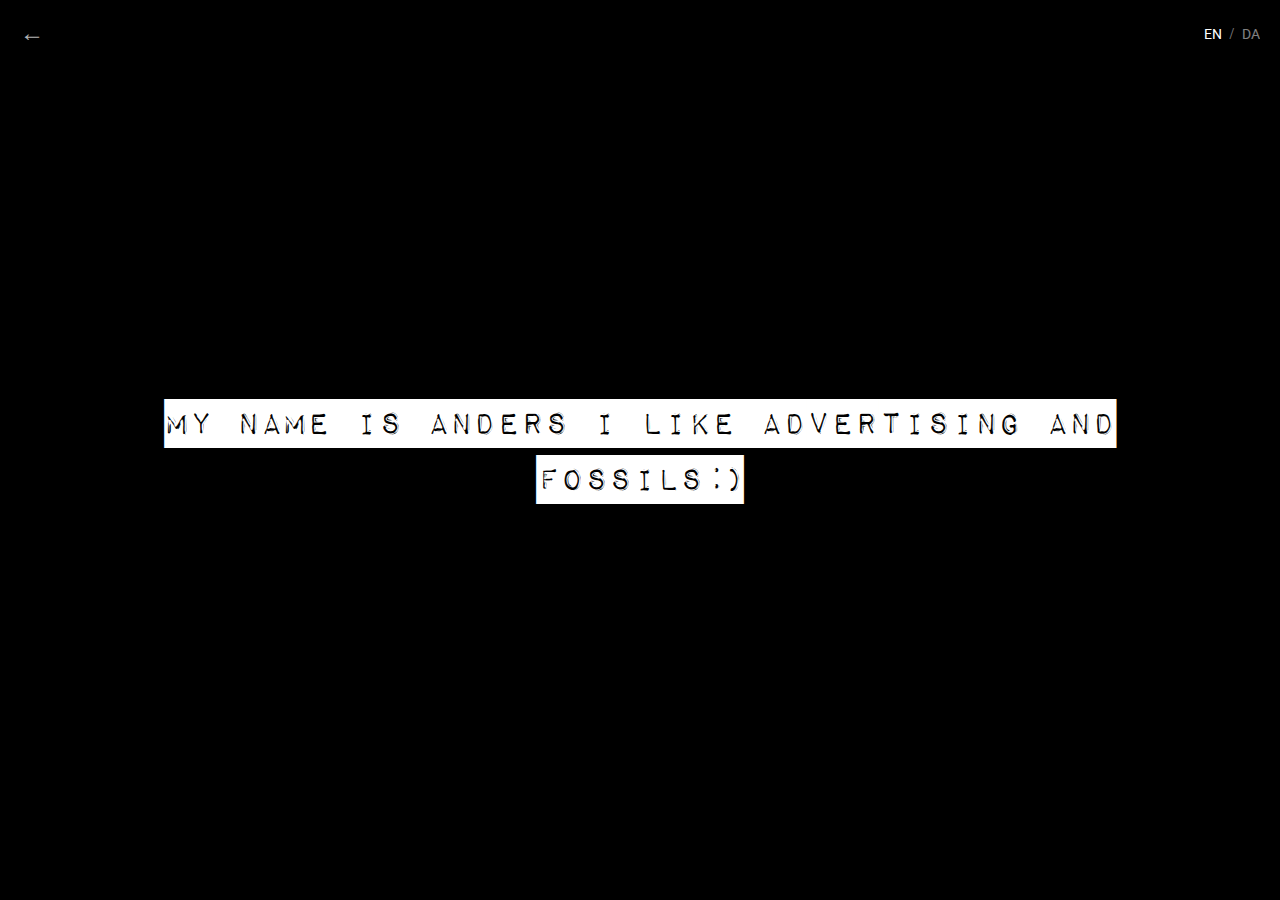
<file: about.html>
<!DOCTYPE html>
<html lang="en">

<head>
    <meta charset="UTF-8">
    <meta name="viewport" content="width=device-width, initial-scale=1.0">
    <title>About</title>
    <link rel="icon" href="assets/img/fly.webp?v=1" type="image/webp">
    <link rel="stylesheet" href="styles.css">
</head>

<body class="about-page">
    <header>
        <a href="index.html" class="back-arrow">←</a>
        <div class="language-switch">
            <button class="lang-btn active" data-lang="en">EN</button>
            <span class="lang-divider">/</span>
            <button class="lang-btn" data-lang="da">DA</button>
        </div>
    </header>
    <div class="about-center-content">
        <p class="about-bio" data-en-text="my name is anders i like advertising and fossils:)" data-da-text="mit navn er anders jeg holder af reklame og fossiler:)">my name is anders i like advertising and fossils:)</p>
    </div>
    <script>
        // Language functionality
        let currentLanguage = localStorage.getItem('language') || 'en';
        
        function setLanguage(lang) {
            currentLanguage = lang;
            localStorage.setItem('language', lang);
            
            const langButtons = document.querySelectorAll('.lang-btn');
            const bioParagraph = document.querySelector('.about-bio');
            
            langButtons.forEach(btn => {
                btn.classList.remove('active');
                if (btn.dataset.lang === lang) {
                    btn.classList.add('active');
                }
            });
            
            // Update bio text
            if (bioParagraph) {
                const dataAttr = lang === 'en' ? 'data-en-text' : 'data-da-text';
                bioParagraph.textContent = bioParagraph.getAttribute(dataAttr);
            }
        }
        
        document.addEventListener('DOMContentLoaded', function() {
            const langButtons = document.querySelectorAll('.lang-btn');
            langButtons.forEach(btn => {
                btn.addEventListener('click', function(e) {
                    e.preventDefault();
                    setLanguage(this.dataset.lang);
                });
            });
            
            setLanguage(currentLanguage);
        });
    </script>
</body>

</html>
</file>
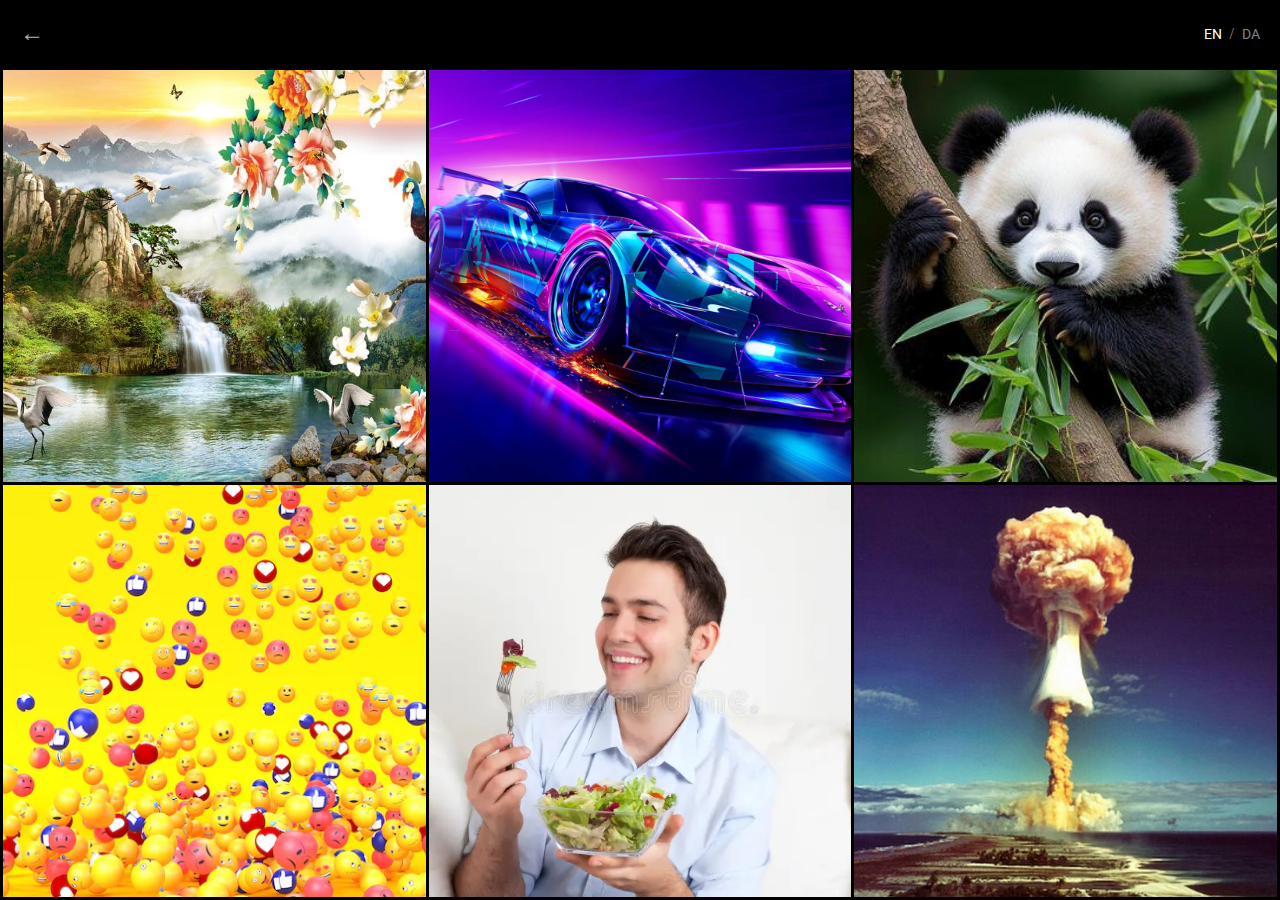
<file: work.html>
<!DOCTYPE html>
<html lang="en">

<head>
    <meta charset="UTF-8">
    <meta name="viewport" content="width=device-width, initial-scale=1.0">
    <title>Work</title>
    <link rel="icon" href="assets/img/fly.webp?v=1" type="image/webp">
    <link rel="stylesheet" href="styles.css">
</head>

<body class="work-page">
    <header>
        <a href="index.html" class="back-arrow">←</a>
        <h1>Anders Sveidahl</h1>
        <div class="language-switch">
            <button class="lang-btn active" data-lang="en">EN</button>
            <span class="lang-divider">/</span>
            <button class="lang-btn" data-lang="da">DA</button>
        </div>
    </header>
    <div class="subpage-container">
        <div class="work-content">
            <div class="image-grid">
                <a href="work1.html" class="image-container" style="background-image: url('assets/img/img_1.jpg');">
                    <span class="work-label">Work 1</span>
                </a>
                <a href="work2.html" class="image-container" style="background-image: url('assets/img/img_2.jpg');">
                    <span class="work-label">Work 2</span>
                </a>
                <a href="work3.html" class="image-container" style="background-image: url('assets/img/img_3.jpeg');">
                    <span class="work-label">Work 3</span>
                </a>
                <a href="work4.html" class="image-container" style="background-image: url('assets/img/img_4.avif');">
                    <span class="work-label">Work 4</span>
                </a>
                <a href="work5.html" class="image-container" style="background-image: url('assets/img/img_5.webp');">
                    <span class="work-label">Work 5</span>
                </a>
                <a href="work6.html" class="image-container" style="background-image: url('assets/img/img_6.jpg');">
                    <span class="work-label">Work 6</span>
                </a>
            </div>
        </div>
    </div>
    <script>
        // Language functionality
        let currentLanguage = localStorage.getItem('language') || 'en';
        
        function setLanguage(lang) {
            currentLanguage = lang;
            localStorage.setItem('language', lang);
            
            const langButtons = document.querySelectorAll('.lang-btn');
            langButtons.forEach(btn => {
                btn.classList.remove('active');
                if (btn.dataset.lang === lang) {
                    btn.classList.add('active');
                }
            });
        }
        
        document.addEventListener('DOMContentLoaded', function() {
            const langButtons = document.querySelectorAll('.lang-btn');
            langButtons.forEach(btn => {
                btn.addEventListener('click', function(e) {
                    e.preventDefault();
                    setLanguage(this.dataset.lang);
                });
            });
            
            setLanguage(currentLanguage);
        });
    </script>
</body>

</html>
</file>
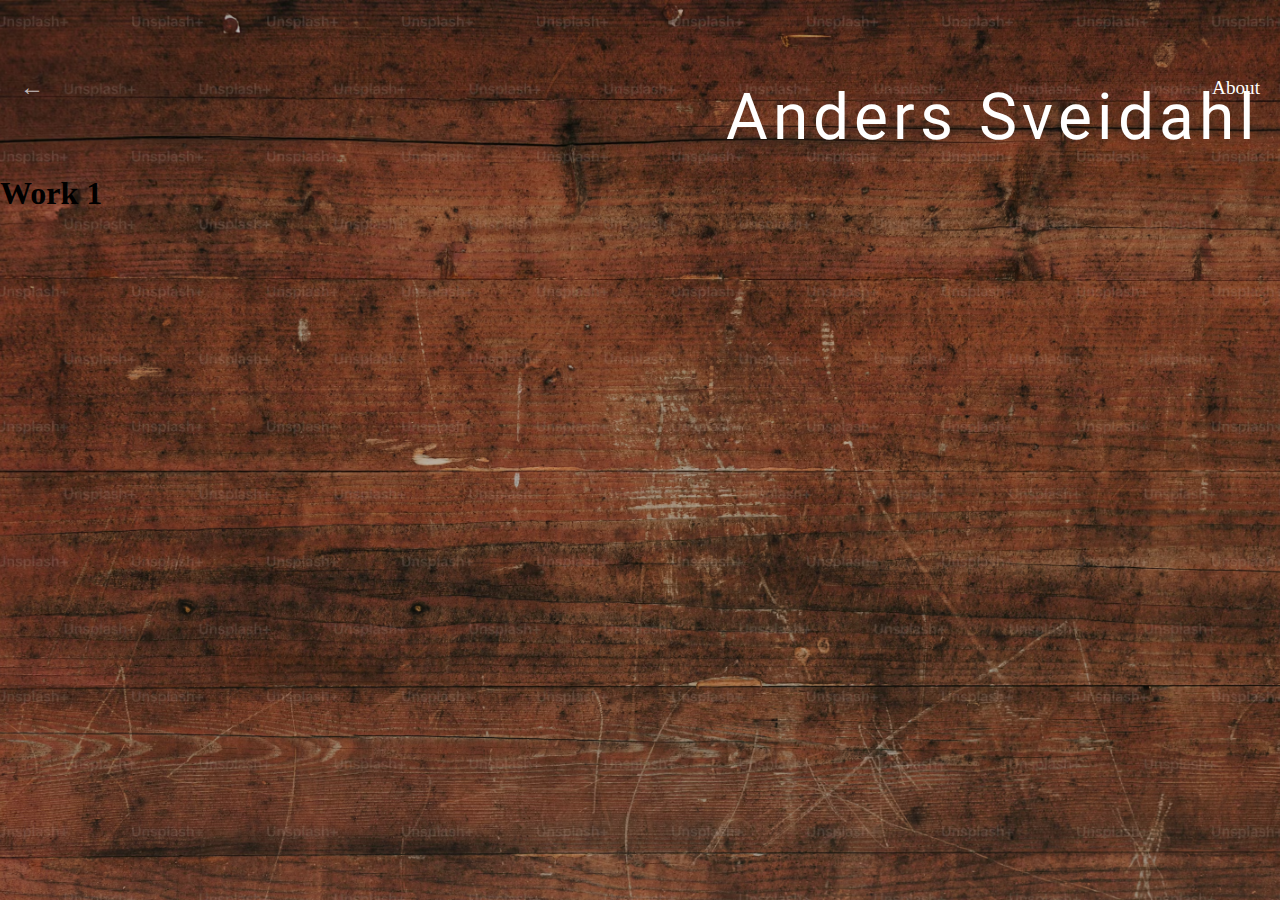
<file: work1.html>
<!DOCTYPE html>
<html lang="en">

<head>
    <meta charset="UTF-8">
    <meta name="viewport" content="width=device-width, initial-scale=1.0">
    <title>Work 1</title>
    <link rel="stylesheet" href="styles.css">
</head>

<body class="work-detail-page">
    <header>
        <a href="work.html" class="back-arrow">←</a>
        <h1>Anders Sveidahl</h1>
        <a href="about.html" class="about-link">About</a>
    </header>
    <div class="subpage-container">
        <div class="work-detail-content">
            <h1>Work 1</h1>
        </div>
    </div>
</body>

</html>
</file>
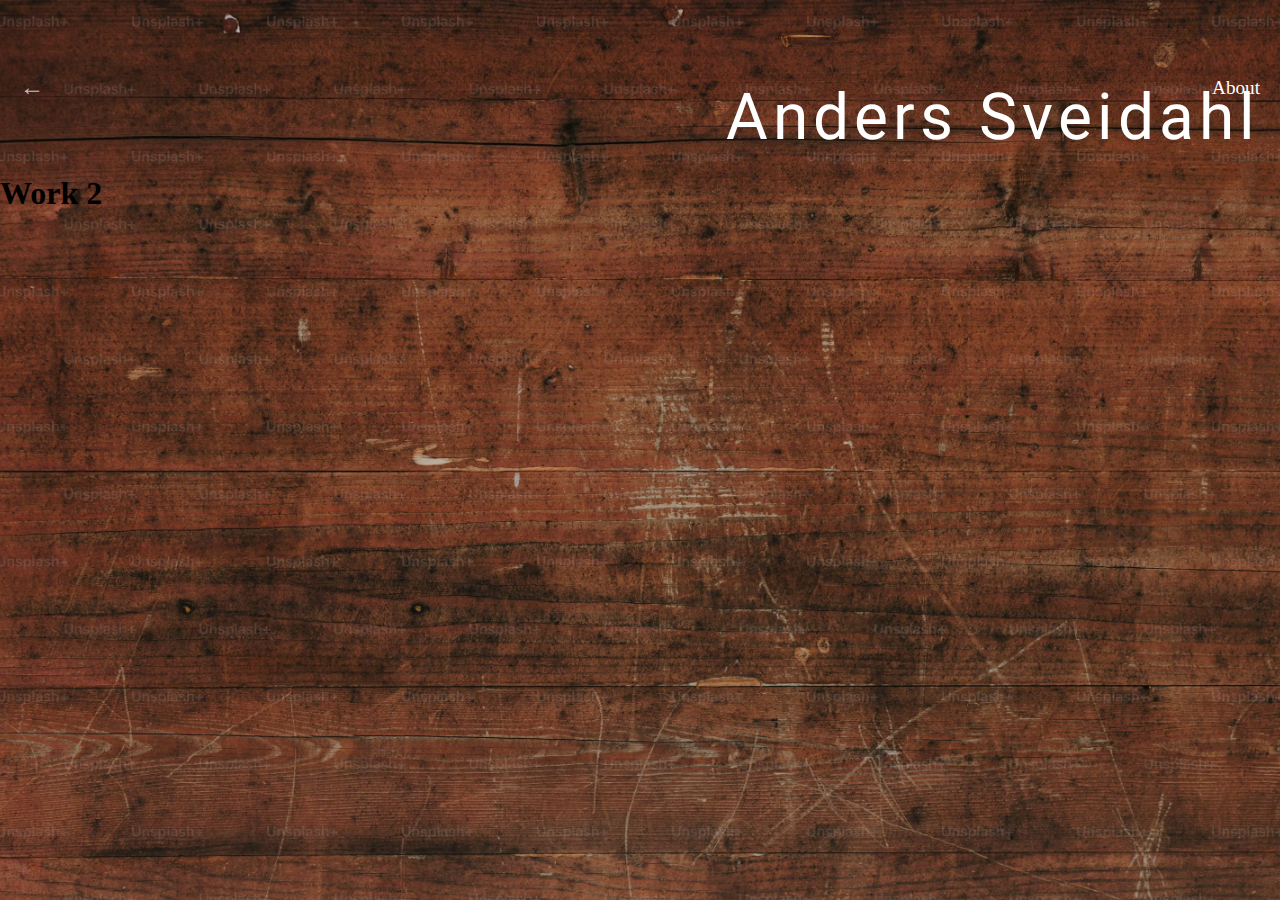
<file: work2.html>
<!DOCTYPE html>
<html lang="en">

<head>
    <meta charset="UTF-8">
    <meta name="viewport" content="width=device-width, initial-scale=1.0">
    <title>Work 2</title>
    <link rel="stylesheet" href="styles.css">
</head>

<body class="work-detail-page">
    <header>
        <a href="work.html" class="back-arrow">←</a>
        <h1>Anders Sveidahl</h1>
        <a href="about.html" class="about-link">About</a>
    </header>
    <div class="subpage-container">
        <div class="work-detail-content">
            <h1>Work 2</h1>
        </div>
    </div>
</body>

</html>
</file>
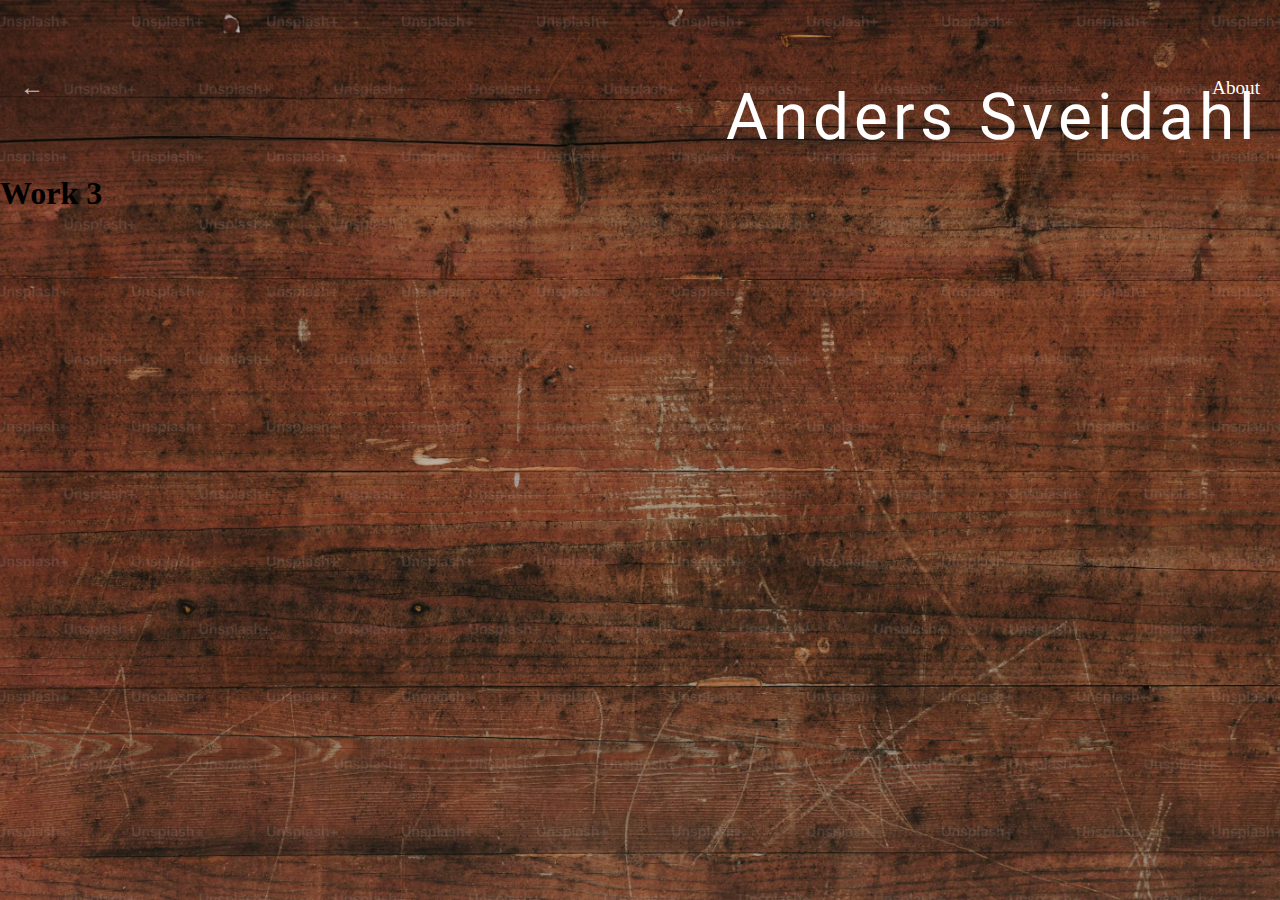
<file: work3.html>
<!DOCTYPE html>
<html lang="en">

<head>
    <meta charset="UTF-8">
    <meta name="viewport" content="width=device-width, initial-scale=1.0">
    <title>Work 3</title>
    <link rel="stylesheet" href="styles.css">
</head>

<body class="work-detail-page">
    <header>
        <a href="work.html" class="back-arrow">←</a>
        <h1>Anders Sveidahl</h1>
        <a href="about.html" class="about-link">About</a>
    </header>
    <div class="subpage-container">
        <div class="work-detail-content">
            <h1>Work 3</h1>
        </div>
    </div>
</body>

</html>
</file>
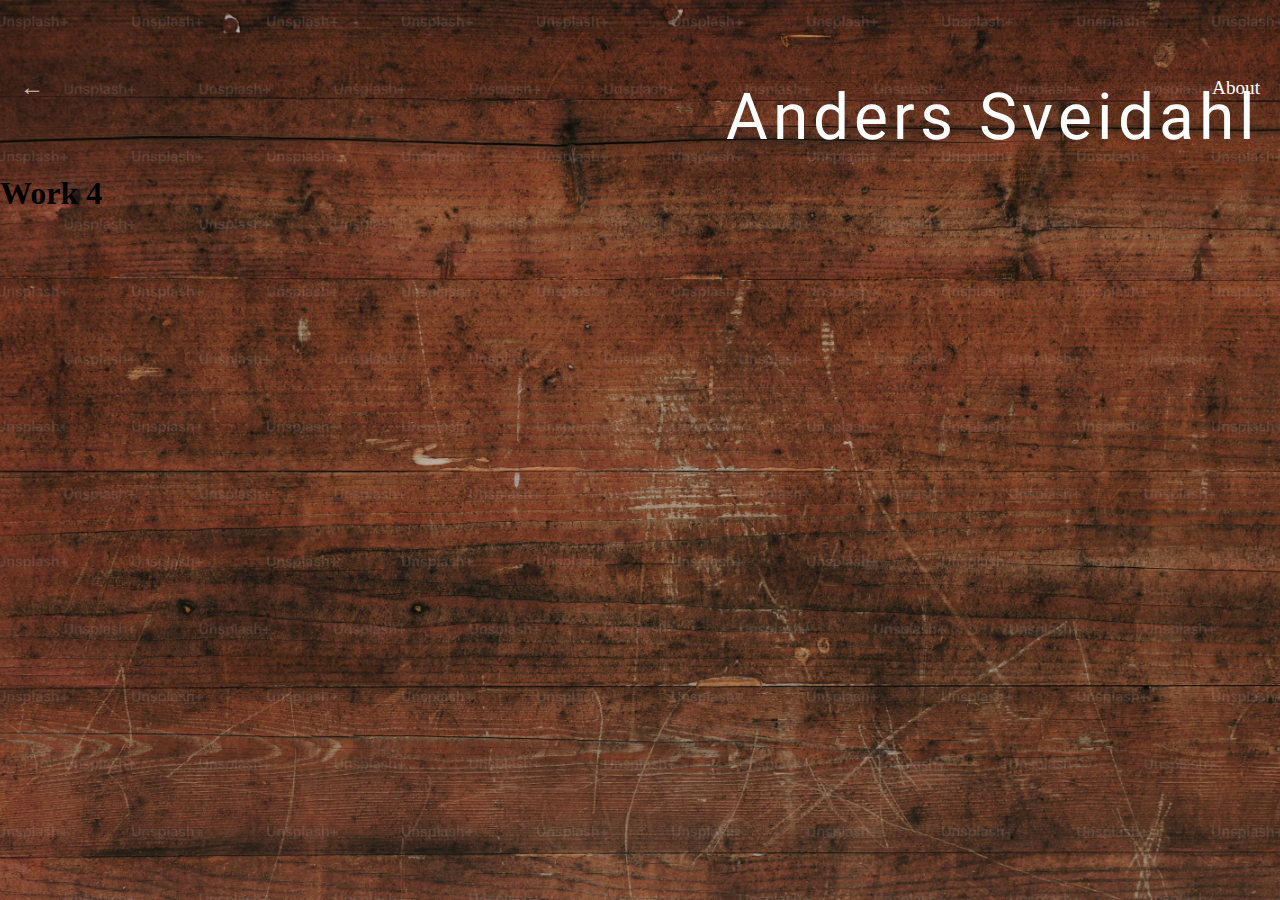
<file: work4.html>
<!DOCTYPE html>
<html lang="en">

<head>
    <meta charset="UTF-8">
    <meta name="viewport" content="width=device-width, initial-scale=1.0">
    <title>Work 4</title>
    <link rel="stylesheet" href="styles.css">
</head>

<body class="work-detail-page">
    <header>
        <a href="work.html" class="back-arrow">←</a>
        <h1>Anders Sveidahl</h1>
        <a href="about.html" class="about-link">About</a>
    </header>
    <div class="subpage-container">
        <div class="work-detail-content">
            <h1>Work 4</h1>
        </div>
    </div>
</body>

</html>
</file>
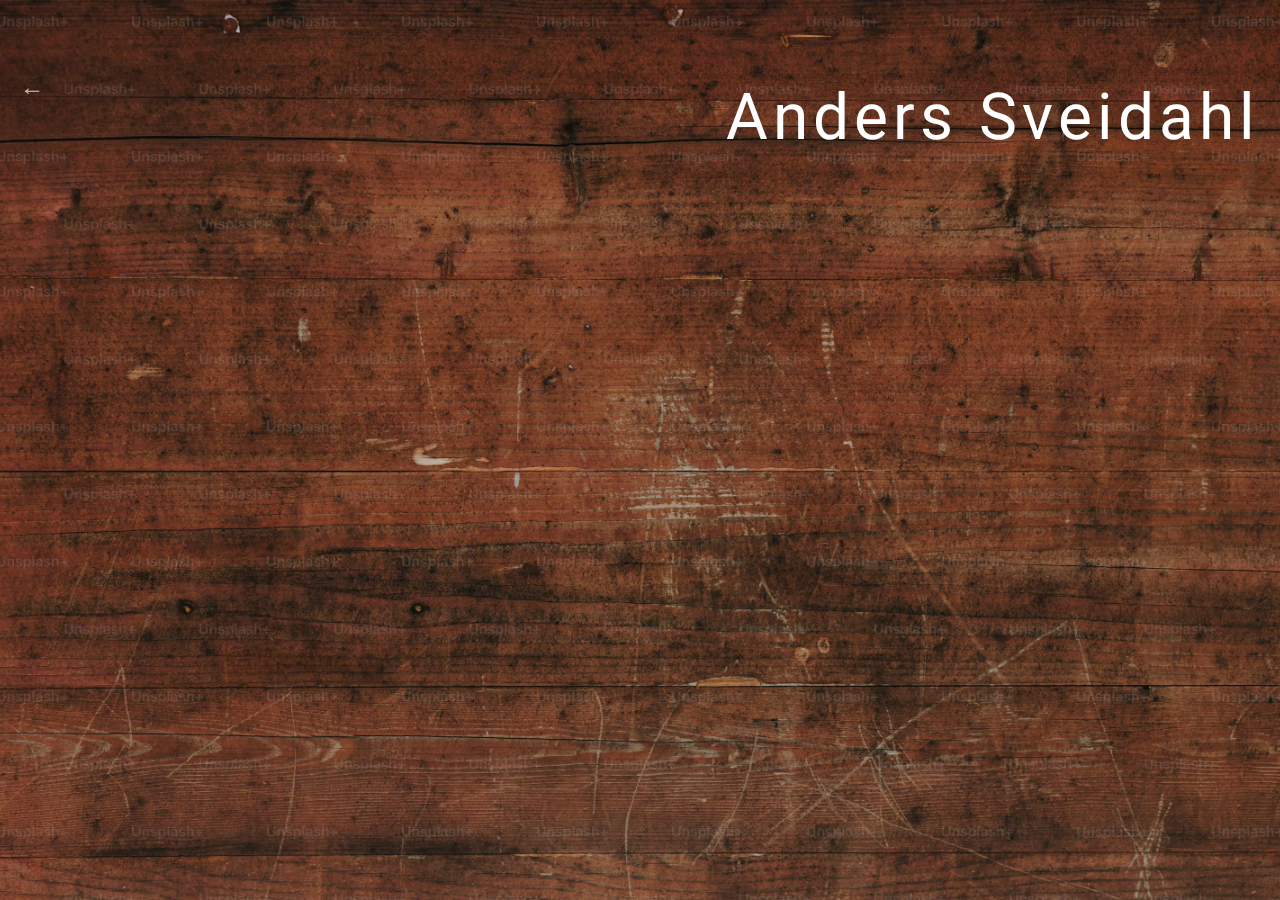
<file: work5.html>
<!DOCTYPE html>
<html lang="en">

<head>
    <meta charset="UTF-8">
    <meta name="viewport" content="width=device-width, initial-scale=1.0">
    <title>Work 5</title>
    <link rel="stylesheet" href="styles.css">
</head>

<body class="work-detail-page">
    <header>
        <a href="work.html" class="back-arrow">←</a>
        <h1>Anders Sveidahl</h1>
    </header>
</body>

</html>
</file>
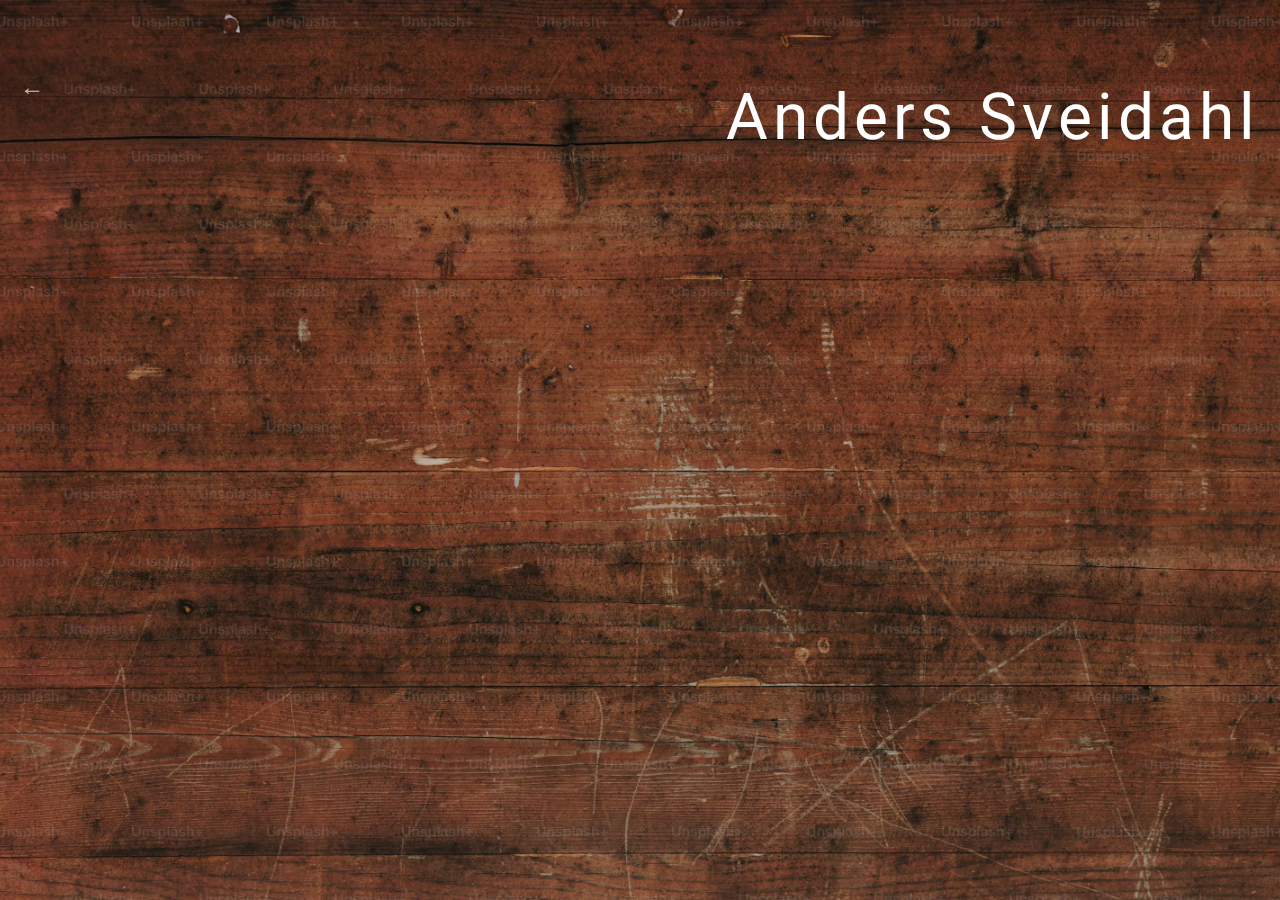
<file: work6.html>
<!DOCTYPE html>
<html lang="en">

<head>
    <meta charset="UTF-8">
    <meta name="viewport" content="width=device-width, initial-scale=1.0">
    <title>Work 6</title>
    <link rel="stylesheet" href="styles.css">
</head>

<body class="work-detail-page">
    <header>
        <a href="work.html" class="back-arrow">←</a>
        <h1>Anders Sveidahl</h1>
    </header>
</body>

</html>
</file>
<file: styles.css>
@import url("https://fonts.googleapis.com/css2?family=Roboto:wght@100;400;600;700&display=swap");
@import url("https://fonts.googleapis.com/css2?family=Caveat:wght@400;700&display=swap");

@font-face {
  font-family: "Playzone";
  src: local("Playzone");
}

@font-face {
  font-family: "UglyHandwriting";
  src: local("UglyHandwriting");
}

@font-face {
  font-family: "Impact Label";
  src: url("/assets/fonts/ImpactLabel.ttf") format("truetype");
}

/* Rotation effect for shift when work drops */
@keyframes tiltShift {
  0% {
    transform: rotate(0deg) translateY(15px);
  }
  50% {
    transform: rotate(-3deg) translateY(15px);
  }
  100% {
    transform: rotate(0deg) translateY(15px);
  }
}

html {
  background-color: transparent;
}

* {
  margin: 0;
  padding: 0;
  box-sizing: border-box;
}

body {
  width: 100%;
  height: 100vh;
  display: flex;
  flex-direction: column;
  background-image: url('/assets/img/wooden_desk.avif');
  background-size: cover;
  background-position: center;
  background-attachment: fixed;
  background-repeat: no-repeat;
  padding: 0;
  box-sizing: border-box;
  -webkit-font-smoothing: antialiased;
  -moz-osx-font-smoothing: grayscale;
  text-rendering: optimizeLegibility;
  will-change: background-image;
  content-visibility: auto;
}

.container {
  display: none;
}

header {
  background-color: transparent;
  color: white;
  padding: 20px;
  display: flex;
  align-items: center;
  justify-content: space-between;
  box-shadow: none;
  position: relative;
  margin-bottom: 0;
  z-index: 20;
}

.language-switch {
  display: flex;
  align-items: center;
  gap: 8px;
}

.back-arrow {
  color: #FFFFFF;
  font-size: 24px;
  text-decoration: none;
  cursor: pointer;
  opacity: 0.7;
  transition: opacity 0.3s ease;
}

.back-arrow:hover {
  opacity: 1;
}

.lang-btn {
  background: none;
  border: none;
  color: #FFFFFF;
  font-family: "Roboto", sans-serif;
  font-size: 14px;
  font-weight: 400;
  cursor: pointer;
  opacity: 0.5;
  transition: opacity 0.3s ease;
  padding: 0;
}

.lang-btn:hover {
  opacity: 0.8;
}

.lang-btn.active {
  opacity: 1;
}

.lang-divider {
  color: #FFFFFF;
  opacity: 0.5;
}

header h1 {
  font-size: 4rem;
  margin: 0;
  font-family: "Roboto", sans-serif;
  font-weight: 400;
  margin-top: 60px;
  letter-spacing: 5px;
  text-align: center;
}

body.work-page header h1,
body.about-page header h1 {
  display: none;
}
}

.back-arrow {
  position: absolute;
  left: 20px;
  font-size: 1.5rem;
  color: white;
  text-decoration: none;
  cursor: pointer;
  transition: opacity 0.3s ease;
}

.back-arrow:hover {
  opacity: 0.7;
}

.about-link {
  position: absolute;
  right: 20px;
  font-size: 1.2rem;
  color: white;
  text-decoration: none;
  cursor: pointer;
  transition: opacity 0.3s ease;
}

.about-link:hover {
  opacity: 0.7;
}

/* Centered viewport text - Left column (moleskine) */
.center-text {
  position: fixed;
  bottom: 115px;
  left: 16.667%;
  transform: translateX(-50%);
  z-index: 15;
  text-align: center;
  pointer-events: none;
}

.center-text p {
  font-family: "Impact Label", sans-serif;
  font-size: 2rem;
  color: #000000;
  margin: 0;
  font-weight: 400;
  letter-spacing: -3px;
  background-color: #FFFFFF;
  display: inline-block;
  padding: 1px 2px 1px 0px;
  line-height: 1;
  overflow: hidden;
}

/* Center column (toshiba) text */
.center-text.center-column {
  left: 50%;
  bottom: 193px;
}

/* Right column (diary) text */
.center-text.right-column {
  left: 83.333%;
  bottom: 109px;
}

/* CAROUSEL & DVD ANIMATION STYLES - PRESERVED */
.carousel-container {
  position: absolute;
  top: 0;
  left: 0;
  width: 100%;
  height: 100%;
  z-index: 0;
  display: none;
}

.carousel-slide {
  position: absolute;
  top: 0;
  left: 0;
  width: 100%;
  height: 100%;
  opacity: 0;
  background-size: cover;
  background-position: center;
  background-attachment: fixed;
  filter: brightness(0.2) blur(4px);
  transition:
    opacity 1s ease,
    filter 1s ease;
  pointer-events: none;
}

.carousel-slide.active {
  opacity: 1;
}

.carousel-text {
  position: relative;
  z-index: 2;
  color: #ffffff;
  font-size: 6rem;
  font-weight: 700;
  font-family: "Roboto", sans-serif;
  text-decoration: none;
  cursor: pointer;
  transition: color 0.3s ease;
  filter: blur(0px);
  text-transform: capitalize;
}

.carousel-text:hover {
  color: #ffffff;
}

/* DVD Bouncer Animation - Optimized for Safari */
.dvd-bouncer {
  position: fixed;
  width: 150px;
  height: 150px;
  border-radius: 8px;
  background-size: cover;
  background-position: center;
  pointer-events: none;
  z-index: 9999;
  will-change: transform;
  backface-visibility: hidden;
  -webkit-backface-visibility: hidden;
  transform: translate3d(0, 0, 0);
  -webkit-transform: translate3d(0, 0, 0);
  -webkit-font-smoothing: antialiased;
  image-rendering: -webkit-optimize-contrast;
}

.other-link {
  text-decoration: none;
  filter: none !important;
  z-index: 10;
  position: relative;
  display: flex;
  align-items: center;
  justify-content: center;
}

.text-link {
  text-decoration: none;
  color: #ffffff;
  font-size: 8rem;
  font-weight: 400;
  font-family: "Roboto", sans-serif;
  text-transform: capitalize;
  transition:
    font-weight 0.3s ease,
    opacity 0.3s ease,
    text-decoration 0.3s ease,
    transform 0.3s ease;
  cursor: pointer;
  display: inline-block;
  padding: 0;
  position: relative;
  overflow: visible;
  text-align: center;
  -webkit-font-smoothing: antialiased;
  -moz-osx-font-smoothing: grayscale;
}

.work-text {
  font-size: 4rem !important;
  font-family: "Times New Roman", serif;
  font-weight: 700;
  text-align: center;
  transform: translateY(-70px);
  white-space: nowrap;
  display: block;
  width: fit-content;
  overflow: visible;
  margin: 0 auto;
  opacity: 0.8;
  transition: opacity 0.3s ease;
  will-change: transform;
  position: relative;
}

.work-text.playzone-mode {
  font-family: "Caveat", cursive !important;
  font-size: 4rem !important;
  font-weight: 700;
  will-change: transform;
  padding-right: 20px;
  white-space: nowrap;
}

.other-text {
  font-size: 1.335rem;
  font-weight: 100;
  font-style: italic;
  font-family: "Comic Sans MS", cursive;
  white-space: pre-wrap;
  width: 400px;
  min-height: 60px;
  text-align: center;
  transform: translateY(15px);
  opacity: 0.8;
  transition: opacity 0.3s ease;
  will-change: opacity;
  position: fixed;
  left: 50%;
  top: 55%;
  margin-left: -200px;
}

.about-text {
  font-size: 1.335rem;
  opacity: 0.8;
  transition: opacity 0.3s ease;
}

.huh-text {
  font-size: 4rem;
  font-family: "Playzone", cursive;
  color: #ffffff;
  text-transform: capitalize;
  position: absolute;
  top: calc(50% + 175px);
  left: 50%;
  transform: translateX(-50%) translateY(-50%);
  opacity: 0;
  transition: opacity 0.3s ease;
  pointer-events: none;
  z-index: 10;
  text-align: center;
}

.work-text span {
  display: inline-block;
  white-space: nowrap;
}

/* === VIEWPORT LAYOUT: 3-COLUMN STRUCTURE === */
/* Column 1 (Left Third - 0% to 33.33%): MOLESKINE NOTEBOOK */
/* Column 2 (Middle Third - 33.33% to 66.66%): TOSHIBA IMAGE */
/* Column 3 (Right Third - 66.66% to 100%): DIARY IMAGE */

/* Moleskine Notebook - Left Third */
.moleskine-notebook {
  position: fixed;
  left: 0;
  top: 27px;
  width: 33.333%;
  height: 100vh;
  display: flex;
  align-items: center;
  justify-content: center;
  z-index: 20;
  pointer-events: auto;
  text-decoration: none;
  background-image: url('assets/img/moleskine.png');
  background-size: contain;
  background-repeat: no-repeat;
  background-position: center;
  transition: transform 0.3s cubic-bezier(0.25, 0.46, 0.45, 0.94) !important;
  transform-origin: center center;
  clip-path: polygon(10% 15%, 80% 15%, 80% 85%, 10% 85%);
  contain: layout style paint;
  will-change: transform;
}

.moleskine-notebook:hover {
  transform: scale(1.15) !important;
}

.moleskine-link {
  display: none;
}

/* Work Text Copy - overlaid on moleskine */
.work-text-copy {
  font-size: 1.335rem;
  font-family: "Impact Label", Impact, "Arial Black", sans-serif !important;
  font-weight: 400;
  text-align: center;
  color: #000000;
  white-space: nowrap;
  display: inline-block;
  background-color: #FFFFFF;
  padding: -2px 0px;
  overflow: hidden;
  line-height: 1;
  opacity: 0.8;
  transition: opacity 0.3s ease;
  position: absolute;
  top: 50%;
  left: 50%;
  transform: translateX(-50%) translateY(-50%);
  z-index: 10;
  cursor: pointer;
}

/* Work Text Left - below moleskine, left third */
.work-text-left {
  font-size: 1.335rem;
  font-family: "Impact Label", Impact, "Arial Black", sans-serif !important;
  font-weight: 400;
  text-align: center;
  color: #000000;
  white-space: nowrap;
  display: inline-block;
  background-color: #FFFFFF;
  padding: -10px 0px;
  overflow: hidden;
  line-height: 1;
  opacity: 0.8;
  transition: opacity 0.3s ease;
  position: fixed;
  left: calc(16.666% - 40px);
  bottom: 80px;
  transform: translateX(-50%);
  z-index: 10;
  cursor: pointer;
}

/* Toshiba Image - Center Third */
.toshiba-image {
  position: fixed;
  left: 33.333%;
  top: 0;
  width: 33.333%;
  height: 100vh;
  display: flex;
  align-items: center;
  justify-content: center;
  z-index: 20;
  pointer-events: auto;
  text-decoration: none;
  contain: layout style paint;
  will-change: transform;
}

@keyframes show-toshiba-1 {
  0%, 50% {
    opacity: 1;
  }
  51%, 100% {
    opacity: 0;
  }
}

.toshiba-layer-1 {
  position: absolute;
  width: 280px;
  height: 420px;
  background-size: contain;
  background-repeat: no-repeat;
  background-position: center;
  background-image: url('assets/img/toshiba1.png');
  z-index: 22;
  opacity: 0;
  display: block !important;
  animation: none;
  clip-path: polygon(8% 5%, 92% 5%, 92% 95%, 8% 95%);
  transform: scale(1.15);
  pointer-events: none;
}

.toshiba-layer-2 {
  position: absolute;
  width: 280px;
  height: 420px;
  background-size: contain;
  background-repeat: no-repeat;
  background-position: center;
  background-image: url('assets/img/toshiba2.png');
  z-index: 21;
  will-change: transform;
  transition: transform 0.3s cubic-bezier(0.25, 0.46, 0.45, 0.94) !important;
  clip-path: polygon(8% 5%, 92% 5%, 92% 95%, 8% 95%);
  transform-origin: center center;
  cursor: pointer;
  pointer-events: auto;
}

.toshiba-layer-2:hover {
  transform: scale(1.15) !important;
}

/* Start animation on toshiba-1 when toshiba2 is hovered (0.3s delay = scale duration) */
.toshiba-layer-2:hover ~ .toshiba-layer-1 {
  animation: show-toshiba-1 2s linear infinite 0.3s !important;
}

/* Diary Image - Right Third */
.diary-image {
  position: fixed;
  right: 0;
  top: 0;
  width: 33.333%;
  height: 100vh;
  display: flex;
  align-items: center;
  justify-content: center;
  background-image: url('assets/img/diary.png');
  background-size: contain;
  background-repeat: no-repeat;
  background-position: center;
  z-index: 20;
  pointer-events: auto;
  transition: transform 0.3s cubic-bezier(0.25, 0.46, 0.45, 0.94) !important;
  transform-origin: center center;
  clip-path: polygon(5% 15%, 85% 15%, 85% 85%, 5% 85%);
  overflow: hidden;
  margin-left: 50px;
  contain: layout style paint;
  will-change: transform;
}

.diary-image:hover {
  transform: scale(1.15) !important;
}

/* Updated Sun Feb 15 22:00:41 CET 2026 */

/* DVD Bouncer Animation Optimization */
.dvd-bouncer {
  backface-visibility: hidden;
  -webkit-backface-visibility: hidden;
  perspective: 1000;
  -webkit-perspective: 1000;
  transform: translateZ(0) rotateZ(0deg);
  -webkit-transform: translateZ(0) rotateZ(0deg);
  will-change: transform;
  -webkit-user-select: none;
  user-select: none;
  image-rendering: -webkit-optimize-contrast;
  image-rendering: crisp-edges;
}

/* Work Page Styles */
body.work-page {
  height: 100vh;
  background-color: #000000;
  background-image: none;
  display: flex;
  flex-direction: column;
}

body.work-page header {
  flex-shrink: 0;
  order: -1;
}

.subpage-container {
  flex-grow: 1;
  display: flex;
  align-items: stretch;
}

.work-content {
  width: 100%;
}

.image-grid {
  display: grid;
  grid-template-columns: repeat(3, 1fr);
  grid-template-rows: repeat(2, 1fr);
  gap: 3px;
  width: 100%;
  height: 100%;
  margin: 0;
  padding: 3px;
}

.image-container {
  position: relative;
  background-size: cover;
  background-position: center;
  overflow: hidden;
  cursor: pointer;
  transition: filter 0.3s ease;
  display: flex;
  align-items: center;
  justify-content: center;
}

.image-container::before {
  content: '';
  position: absolute;
  top: 0;
  left: 0;
  right: 0;
  bottom: 0;
  background-color: rgba(0, 0, 0, 0.5);
  opacity: 0;
  transition: opacity 0.3s ease;
  pointer-events: none;
}

.image-container:hover::before {
  opacity: 1;
}

.work-label {
  position: relative;
  z-index: 1;
  font-family: Helvetica, sans-serif;
  font-size: 1.5rem;
  font-weight: bold;
  text-transform: uppercase;
  color: #FFFFFF;
  padding: 10px 20px;
  text-decoration: none;
  opacity: 0;
  transition: opacity 0.3s ease;
}

.image-container:hover .work-label {
  opacity: 1;
}

a.image-container {
  text-decoration: none;
}

/* About Page Styles */
body.about-page {
  height: 100vh;
  background-color: #000000;
  background-image: none;
  display: flex;
  flex-direction: column;
  align-items: center;
  justify-content: center;
}

body.about-page header {
  position: fixed;
  top: 0;
  left: 0;
  right: 0;
  flex-shrink: 0;
}

/* Other/Free Time Page Styles */
body.other-page {
  height: 100vh;
  background-color: #000000;
  background-image: none;
  display: flex;
  flex-direction: column;
}

body.other-page header {
  flex-shrink: 0;
}

.about-center-content {
  text-align: center;
  width: 100%;
  max-width: 90%;
}

.about-bio {
  font-family: "Impact Label", sans-serif;
  font-size: 2.5rem;
  color: #FFFFFF;
  margin: 0;
  padding: 0;
  line-height: 1.4;
}
</file>
